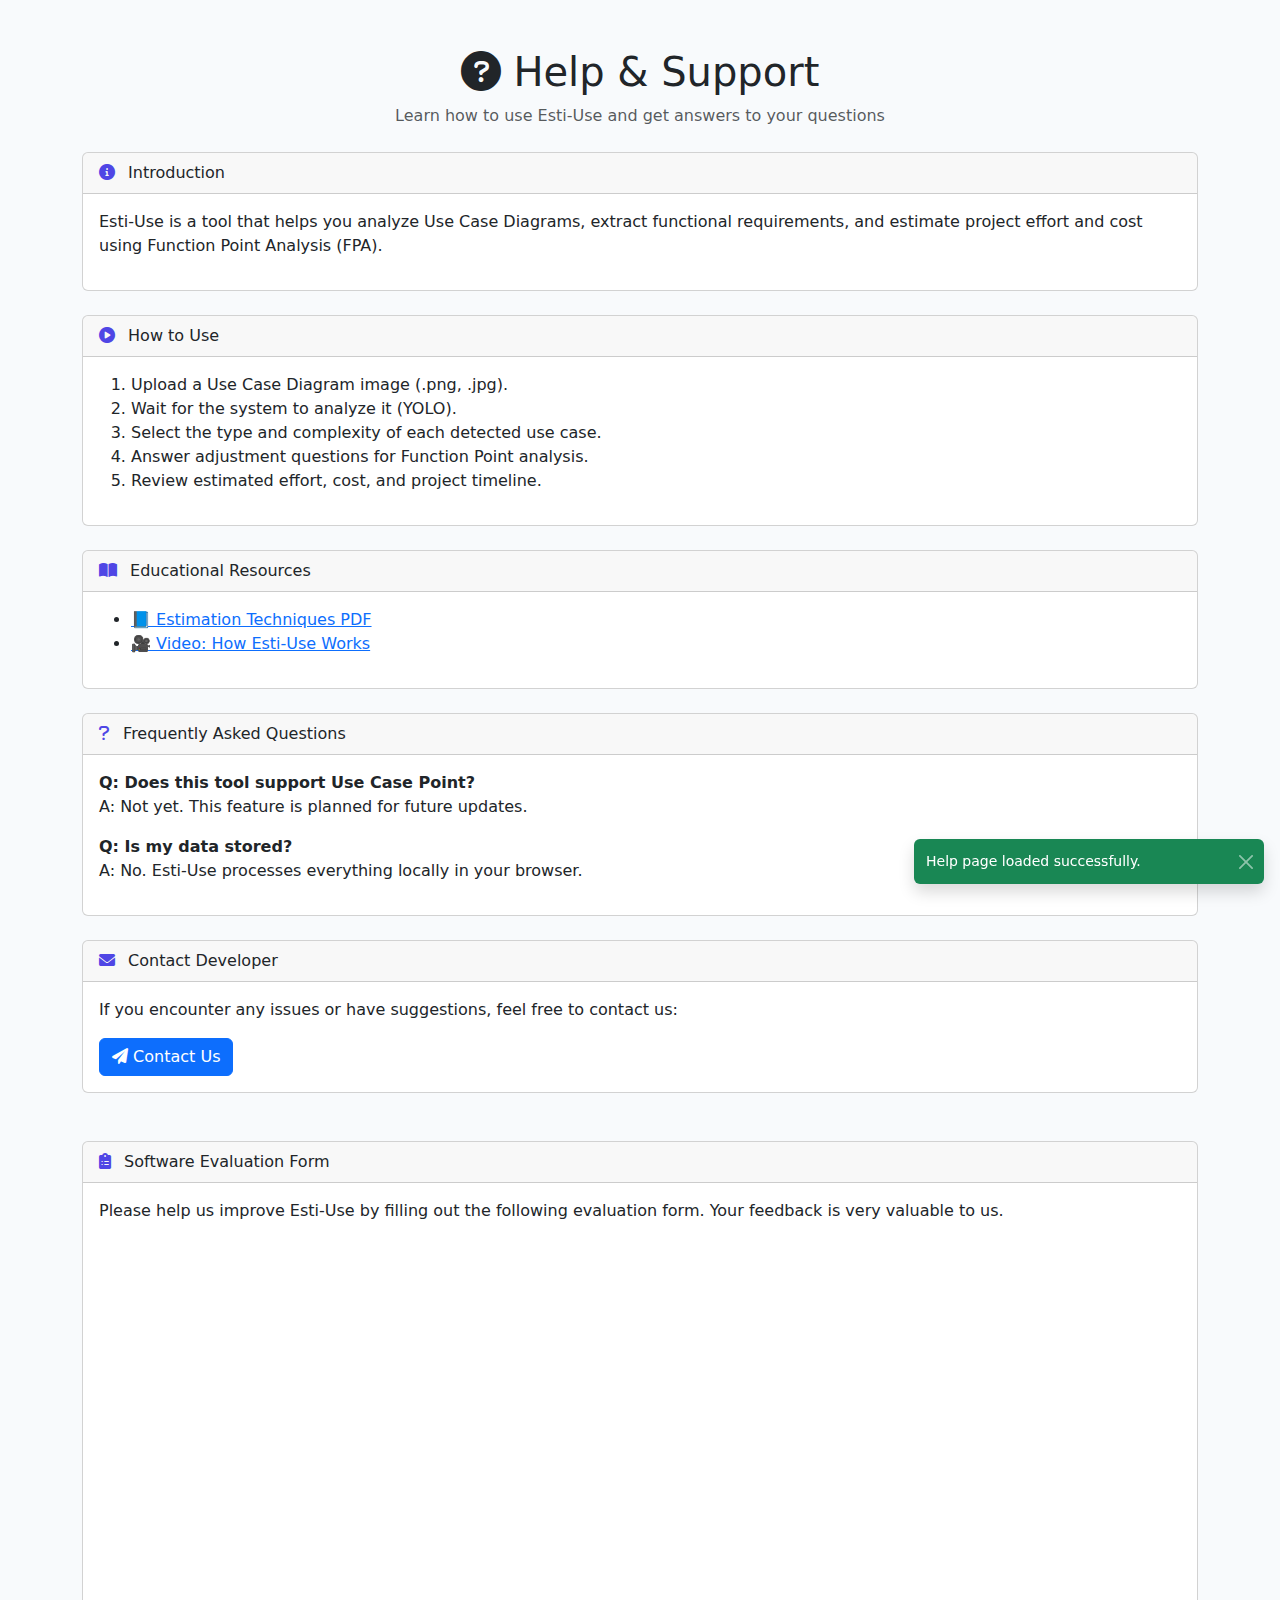
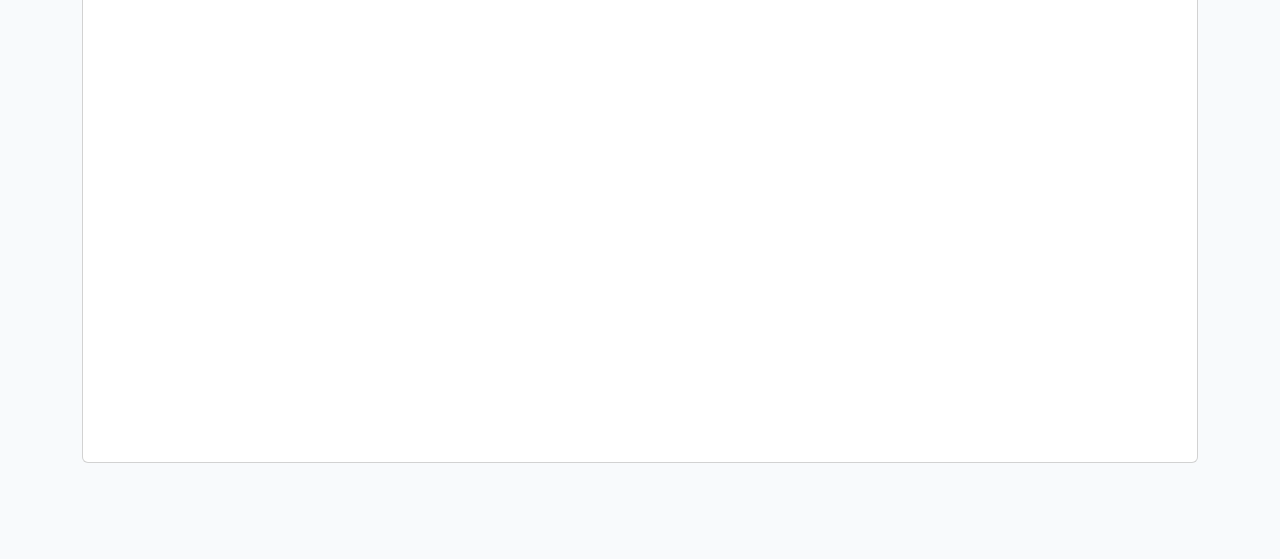
<file: app/templates/help.html>
<!DOCTYPE html>
<html lang="en">
<head>
  <meta charset="UTF-8" />
  <meta name="viewport" content="width=device-width, initial-scale=1" />
  <title>Help - Esti-Use</title>
  <link href="https://cdn.jsdelivr.net/npm/bootstrap@5.3.0/dist/css/bootstrap.min.css" rel="stylesheet" />
  <link href="https://cdnjs.cloudflare.com/ajax/libs/font-awesome/6.0.0-beta3/css/all.min.css" rel="stylesheet" />
  <style>
    body {
      background-color: #f8fafc;
    }
    .card-header i {
      margin-right: 0.5rem;
      color: #4f46e5;
    }
    iframe {
      width: 100%;
      min-height: 800px;
      border: none;
    }
  </style>
</head>
<body>
  <div class="container py-5">
    <div class="mb-4 text-center">
      <h1><i class="fas fa-question-circle"></i> Help & Support</h1>
      <p class="text-muted">Learn how to use Esti-Use and get answers to your questions</p>
    </div>

    <!-- Introduction -->
    <div class="card mb-4">
      <div class="card-header">
        <i class="fas fa-info-circle"></i> Introduction
      </div>
      <div class="card-body">
        <p>Esti-Use is a tool that helps you analyze Use Case Diagrams, extract functional requirements, and estimate project effort and cost using Function Point Analysis (FPA).</p>
      </div>
    </div>

    <!-- How to Use -->
    <div class="card mb-4">
      <div class="card-header">
        <i class="fas fa-play-circle"></i> How to Use
      </div>
      <div class="card-body">
        <ol>
          <li>Upload a Use Case Diagram image (.png, .jpg).</li>
          <li>Wait for the system to analyze it (YOLO).</li>
          <li>Select the type and complexity of each detected use case.</li>
          <li>Answer adjustment questions for Function Point analysis.</li>
          <li>Review estimated effort, cost, and project timeline.</li>
        </ol>
      </div>
    </div>

    <!-- Educational Links -->
    <div class="card mb-4">
      <div class="card-header">
        <i class="fas fa-book-open"></i> Educational Resources
      </div>
      <div class="card-body">
        <ul>
          <li><a href="#" target="_blank">📘 Estimation Techniques PDF</a></li>
          <li><a href="#" target="_blank">🎥 Video: How Esti-Use Works</a></li>
        </ul>
      </div>
    </div>

    <!-- FAQ -->
    <div class="card mb-4">
      <div class="card-header">
        <i class="fas fa-question"></i> Frequently Asked Questions
      </div>
      <div class="card-body">
        <strong>Q: Does this tool support Use Case Point?</strong>
        <p>A: Not yet. This feature is planned for future updates.</p>
        <strong>Q: Is my data stored?</strong>
        <p>A: No. Esti-Use processes everything locally in your browser.</p>
      </div>
    </div>

    <!-- Contact Developer -->
    <div class="card mb-5">
      <div class="card-header">
        <i class="fas fa-envelope"></i> Contact Developer
      </div>
      <div class="card-body">
        <p>If you encounter any issues or have suggestions, feel free to contact us:</p>
        <a href="mailto:developer@example.com" class="btn btn-primary">
          <i class="fas fa-paper-plane"></i> Contact Us
        </a>
      </div>
    </div>

    <!-- Software Evaluation Form -->
    <div class="card mb-5">
      <div class="card-header">
        <i class="fas fa-clipboard-list"></i> Software Evaluation Form
      </div>
      <div class="card-body">
        <p>Please help us improve Esti-Use by filling out the following evaluation form. Your feedback is very valuable to us.</p>
        <iframe src="https://docs.google.com/forms/d/e/1FAIpQLSdvzxODdMRq5dfHMPCDpYVmzgiuUxfSZuWQ6Q9OtPNdhgytJA/viewform?embedded=true" width="100%" height="800" frameborder="0" marginheight="0" marginwidth="0">جارٍ التحميل…</iframe>
      </div>
    </div>

    <!-- Toast Container -->
    <div class="position-fixed bottom-0 end-0 p-3" style="z-index: 9999">
      <div id="toastSuccess" class="toast align-items-center text-bg-success border-0" role="alert" aria-live="assertive" aria-atomic="true">
        <div class="d-flex">
          <div class="toast-body">
            Help page loaded successfully.
          </div>
          <button type="button" class="btn-close btn-close-white me-2 m-auto" data-bs-dismiss="toast" aria-label="Close"></button>
        </div>
      </div>
    </div>
  </div>

  <script src="https://cdn.jsdelivr.net/npm/bootstrap@5.3.0/dist/js/bootstrap.bundle.min.js"></script>
  <script>
    const toast = new bootstrap.Toast(document.getElementById('toastSuccess'));
    window.addEventListener('DOMContentLoaded', () => toast.show());
  </script>
</body>
</html>
</file>
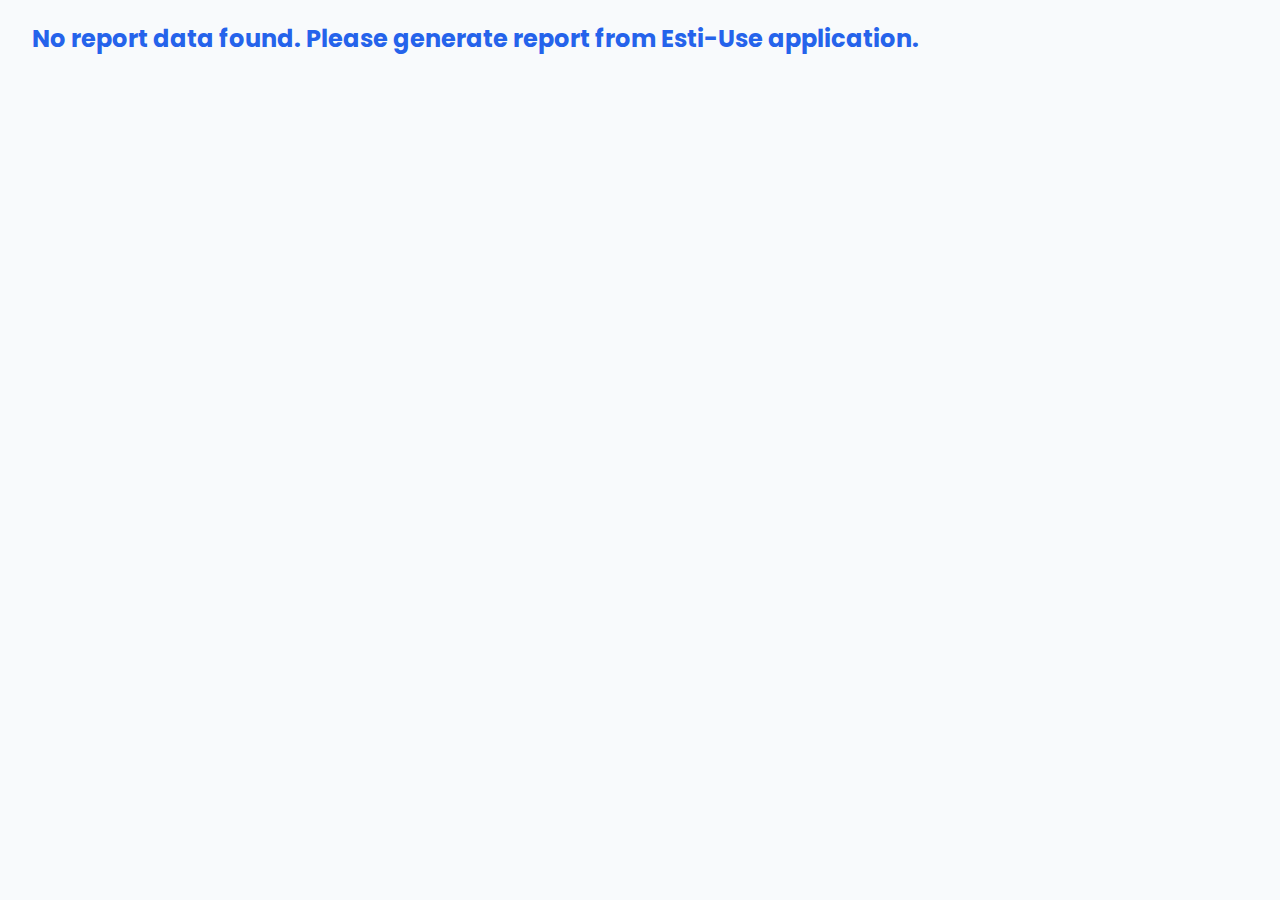
<file: app/templates/report.html>
<!DOCTYPE html>
<html lang="en" dir="ltr">
<head>
  <meta charset="UTF-8" />
  <meta name="viewport" content="width=device-width, initial-scale=1" />
  <title>Esti-Use | Project Estimation Report</title>
  
  <!-- Google Fonts -->
  <link href="https://fonts.googleapis.com/css2?family=Poppins:wght@400;600&display=swap" rel="stylesheet" />
  
  <style>
    /* Reset */
    *, *::before, *::after {
      box-sizing: border-box;
    }
    body {
      font-family: 'Poppins', sans-serif;
      margin: 1rem 2rem;
      background-color: #f8fafc;
      color: #1e293b;
      line-height: 1.6;
    }
    h1, h2 {
      color: #2563eb;
      margin-bottom: 0.5rem;
    }
    h1 {
      font-weight: 600;
      font-size: 2rem;
      border-bottom: 3px solid #2563eb;
      padding-bottom: 0.25rem;
      margin-bottom: 1.5rem;
    }
    .section {
      background: #fff;
      border-radius: 10px;
      box-shadow: 0 4px 15px rgba(0,0,0,0.1);
      padding: 1.5rem 2rem;
      margin-bottom: 2rem;
    }
    table {
      width: 100%;
      border-collapse: collapse;
      margin-top: 1rem;
    }
    th, td {
      padding: 0.75rem 1rem;
      text-align: left;
      border-bottom: 1px solid #e2e8f0;
    }
    th {
      background-color: #2563eb;
      color: white;
      font-weight: 600;
    }
    tr:hover {
      background-color: #f1f5f9;
    }
    img.chart {
      width: 100%;
      max-width: 700px;
      margin-top: 1rem;
      border-radius: 8px;
      border: 1px solid #cbd5e1;
      box-shadow: 0 4px 12px rgba(0,0,0,0.05);
    }
    .print-btn {
      display: inline-block;
      background-color: #2563eb;
      color: white;
      border: none;
      padding: 0.5rem 1.25rem;
      font-size: 1rem;
      border-radius: 6px;
      cursor: pointer;
      margin-bottom: 1.5rem;
      transition: background-color 0.3s ease;
      user-select: none;
    }
    .print-btn:hover {
      background-color: #1e40af;
    }
    @media print {
      body {
        margin: 0.5cm;
        background: white;
        color: black;
      }
      .print-btn {
        display: none;
      }
      .section {
        box-shadow: none;
        border: none;
        page-break-inside: avoid;
      }
    }
  </style>
</head>
<body>
  <button class="print-btn" onclick="window.print()">🖨️ Print Report</button>

  <h1>Project Estimation Report</h1>

  <section class="section" id="summarySection">
    <h2>Summary Metrics</h2>
    <table aria-label="Summary of project estimation values">
      <thead>
        <tr><th>Metric</th><th>Value</th></tr>
      </thead>
      <tbody id="summaryTableBody">
        <!-- Dynamic Content via JS -->
      </tbody>
    </table>
  </section>

  <section class="section" aria-label="Effort Chart">
    <h2>Effort Chart</h2>
    <img id="effortChartImg" class="chart" alt="Effort Chart" />
  </section>

  <section class="section" aria-label="Budget Chart">
    <h2>Budget Chart</h2>
    <img id="budgetChartImg" class="chart" alt="Budget Chart" />
  </section>

  <section class="section" aria-label="Project Timeline Chart">
    <h2>Project Timeline Chart</h2>
    <img id="timelineChartImg" class="chart" alt="Project Timeline Chart" />
  </section>

  <script>
    // قراءة بيانات التقرير من localStorage
    const data = JSON.parse(localStorage.getItem('estiUseReportData') || '{}');

    if (!data.ufp) {
      document.body.innerHTML = '<h2>No report data found. Please generate report from Esti-Use application.</h2>';
    } else {
      const summaryRows = [
        ['Unadjusted Function Points (UFP)', data.ufp],
        ['Adjusted Function Points (AFP)', data.afp],
        ['Estimated Effort (Hours)', data.effortHours],
        ['Team Size', data.teamSize],
        ['Budget Range', `${data.budgetMin} - ${data.budgetMax}`],
        ['Project Timeline', data.timeline],
      ];

      const tbody = document.getElementById('summaryTableBody');
      summaryRows.forEach(([metric, value]) => {
        const tr = document.createElement('tr');
        tr.innerHTML = `<td>${metric}</td><td>${value}</td>`;
        tbody.appendChild(tr);
      });

      document.getElementById('effortChartImg').src = data.effortChartImg;
      document.getElementById('budgetChartImg').src = data.budgetChartImg;
      document.getElementById('timelineChartImg').src = data.timelineChartImg;
    }
  </script>
</body>
</html>
</file>
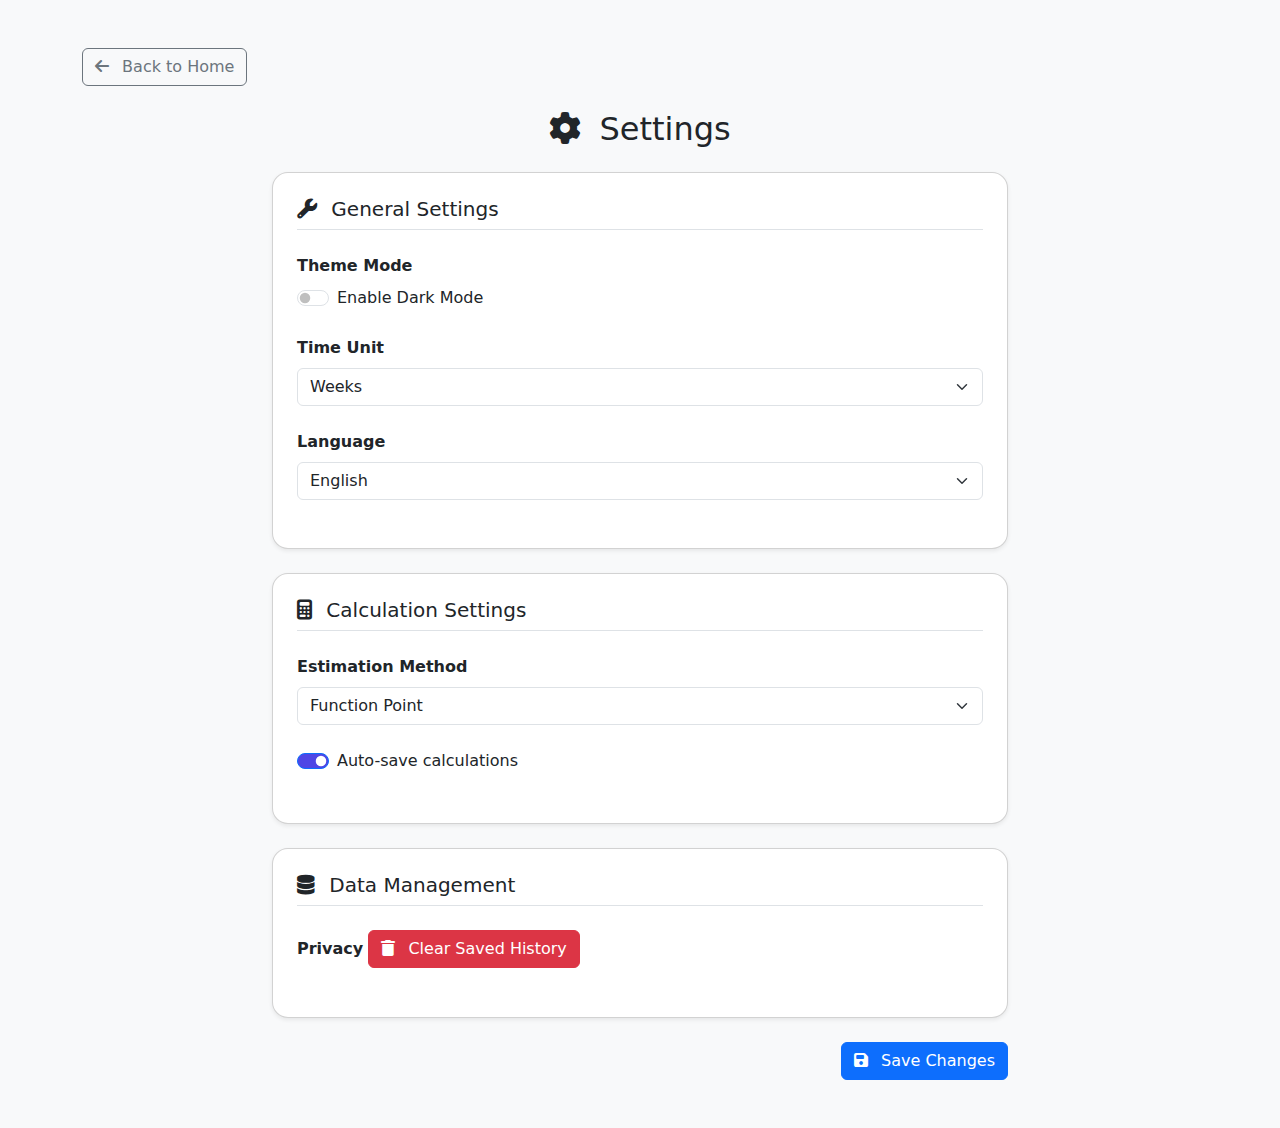
<file: app/templates/settings.html>
<!DOCTYPE html>
<html lang="en">
<head>
  <meta charset="UTF-8">
  <meta name="viewport" content="width=device-width, initial-scale=1.0">
  <title>Settings | Esti-Use</title>
  <!-- Bootstrap CSS -->
  <link href="https://cdn.jsdelivr.net/npm/bootstrap@5.3.2/dist/css/bootstrap.min.css" rel="stylesheet">
  <!-- Font Awesome -->
  <link rel="stylesheet" href="https://cdnjs.cloudflare.com/ajax/libs/font-awesome/6.5.0/css/all.min.css">
  <style>
    :root {
      --primary-color: #4f46e5;
      --danger-color: #dc3545;
    }
    
    body {
      background-color: #f8f9fa;
      transition: background-color 0.3s, color 0.3s;
    }
    
    .card {
      border-radius: 1rem;
      transition: transform 0.2s, box-shadow 0.2s;
    }
    
    .card:hover {
      transform: translateY(-2px);
      box-shadow: 0 0.5rem 1rem rgba(0, 0, 0, 0.15) !important;
    }
    
    .form-switch .form-check-input:checked {
      background-color: var(--primary-color);
    }
    
    .toast-container {
      position: fixed;
      top: 1rem;
      right: 1rem;
      z-index: 9999;
    }
    
    /* Dark Mode Styles */
    body.dark-mode {
      background-color: #121212;
      color: #f8f9fa;
    }
    
    body.dark-mode .card {
      background-color: #1e1e1e;
      color: #f8f9fa;
    }
    
    body.dark-mode select,
    body.dark-mode .form-control {
      background-color: #333;
      color: #fff;
      border-color: #555;
    }
    
    body.dark-mode .btn-outline-secondary {
      color: #f8f9fa;
      border-color: #f8f9fa;
    }
    
    body.dark-mode .btn-outline-secondary:hover {
      background-color: #333;
    }
    
    .settings-section {
      margin-bottom: 2rem;
    }
    
    .settings-section-title {
      border-bottom: 1px solid #dee2e6;
      padding-bottom: 0.5rem;
      margin-bottom: 1.5rem;
    }
    
    body.dark-mode .settings-section-title {
      border-bottom-color: #444;
    }

    /* RTL Support */
    body[dir="rtl"] {
      text-align: right;
    }
    
    body[dir="rtl"] .form-check .form-check-input {
      float: right;
      margin-left: 0.5em;
      margin-right: -1.5em;
    }
    
    body[dir="rtl"] .toast-container {
      right: auto;
      left: 1rem;
    }
    
    body[dir="rtl"] .ms-2 {
      margin-right: 0.5rem !important;
      margin-left: 0 !important;
    }
  </style>
</head>
<body>

<div class="container py-5">
  <!-- Back Button -->
  <a href="{{ url_for('main.home') }}" class="btn btn-outline-secondary mb-4" id="backButton">
    <i class="fas fa-arrow-left me-2"></i>
    <span data-translate="back">Back to Home</span>
  </a>

  <h2 class="mb-4 text-center" id="pageTitle">
    <i class="fas fa-cog me-2"></i>
    <span data-translate="settings">Settings</span>
  </h2>
  
  <div class="row justify-content-center">
    <div class="col-md-8">
      <!-- General Settings -->
      <div class="card shadow-sm p-4 mb-4">
        <h5 class="settings-section-title">
          <i class="fas fa-wrench me-2"></i>
          <span data-translate="general_settings">General Settings</span>
        </h5>
        
        <!-- Dark Mode Toggle -->
        <div class="mb-4">
          <label class="form-label fw-bold" data-translate="theme_mode">Theme Mode</label>
          <div class="form-check form-switch">
            <input class="form-check-input" type="checkbox" id="darkModeToggle">
            <label class="form-check-label" for="darkModeToggle" data-translate="enable_dark">Enable Dark Mode</label>
          </div>
        </div>

        <!-- Time Unit -->
        <div class="mb-4">
          <label class="form-label fw-bold" data-translate="time_unit">Time Unit</label>
          <select class="form-select" id="timeUnit">
            <option value="weeks" data-translate="weeks">Weeks</option>
            <option value="months" data-translate="months">Months</option>
          </select>
        </div>

        <!-- Language -->
        <div class="mb-4">
          <label class="form-label fw-bold" data-translate="language">Language</label>
          <select class="form-select" id="languageSelect">
            <option value="en" data-translate="english">English</option>
            <option value="ar" data-translate="arabic">Arabic</option>
          </select>
        </div>
      </div>

      <!-- Calculation Settings -->
      <div class="card shadow-sm p-4 mb-4">
        <h5 class="settings-section-title">
          <i class="fas fa-calculator me-2"></i>
          <span data-translate="calculation_settings">Calculation Settings</span>
        </h5>
        
        <!-- Estimation Method -->
        <div class="mb-4">
          <label class="form-label fw-bold" data-translate="estimation_method">Estimation Method</label>
          <select class="form-select" id="estimationMethod">
            <option value="fp" data-translate="function_point">Function Point</option>
            <option value="ucp" disabled data-translate="use_case_point">Use Case Point (Coming Soon)</option>
          </select>
        </div>

        <!-- Auto Save -->
        <div class="mb-4">
          <div class="form-check form-switch">
            <input class="form-check-input" type="checkbox" id="autoSaveToggle" checked>
            <label class="form-check-label" for="autoSaveToggle" data-translate="auto_save">Auto-save calculations</label>
          </div>
        </div>
      </div>

      <!-- Data Management -->
      <div class="card shadow-sm p-4 mb-4">
        <h5 class="settings-section-title">
          <i class="fas fa-database me-2"></i>
          <span data-translate="data_management">Data Management</span>
        </h5>
        
        <!-- Clear Data -->
        <div class="mb-4">
          <label class="form-label fw-bold" data-translate="privacy">Privacy</label>
          <button class="btn btn-danger" id="clearHistoryBtn">
            <i class="fas fa-trash me-2"></i>
            <span data-translate="clear_history">Clear Saved History</span>
          </button>
        </div>
      </div>

      <!-- Save Button -->
      <div class="text-end">
        <button class="btn btn-primary" id="saveSettingsBtn">
          <i class="fas fa-save me-2"></i>
          <span data-translate="save_changes">Save Changes</span>
        </button>
      </div>
    </div>
  </div>
</div>

<!-- Toast Notification -->
<div class="toast-container">
  <div class="toast align-items-center text-bg-success border-0" id="settingsToast" role="alert" aria-live="assertive" aria-atomic="true">
    <div class="d-flex">
      <div class="toast-body" id="toastMessage">
        <span data-translate="settings_saved">Settings saved successfully!</span>
      </div>
      <button type="button" class="btn-close btn-close-white me-2 m-auto" data-bs-dismiss="toast" aria-label="Close"></button>
    </div>
  </div>
</div>

<!-- Bootstrap JS -->
<script src="https://cdn.jsdelivr.net/npm/bootstrap@5.3.2/dist/js/bootstrap.bundle.min.js"></script>
<script>
// Translation Dictionary
const translations = {
  en: {
    back: "Back to Home",
    settings: "Settings",
    general_settings: "General Settings",
    theme_mode: "Theme Mode",
    enable_dark: "Enable Dark Mode",
    time_unit: "Time Unit",
    weeks: "Weeks",
    months: "Months",
    language: "Language",
    english: "English",
    arabic: "Arabic",
    calculation_settings: "Calculation Settings",
    estimation_method: "Estimation Method",
    function_point: "Function Point",
    use_case_point: "Use Case Point (Coming Soon)",
    auto_save: "Auto-save calculations",
    data_management: "Data Management",
    privacy: "Privacy",
    clear_history: "Clear Saved History",
    save_changes: "Save Changes",
    settings_saved: "Settings saved successfully!",
    confirm_clear: "Are you sure you want to clear all history? This cannot be undone.",
    history_cleared: "History cleared successfully!"
  },
  ar: {
    back: "العودة للرئيسية",
    settings: "الإعدادات",
    general_settings: "الإعدادات العامة",
    theme_mode: "وضع السمة",
    enable_dark: "تفعيل الوضع الداكن",
    time_unit: "وحدة الوقت",
    weeks: "أسابيع",
    months: "أشهر",
    language: "اللغة",
    english: "الإنجليزية",
    arabic: "العربية",
    calculation_settings: "إعدادات الحساب",
    estimation_method: "طريقة التقدير",
    function_point: "نقطة الوظيفة",
    use_case_point: "نقطة حالة الاستخدام (قريباً)",
    auto_save: "حفظ الحسابات تلقائياً",
    data_management: "إدارة البيانات",
    privacy: "الخصوصية",
    clear_history: "مسح السجل المحفوظ",
    save_changes: "حفظ التغييرات",
    settings_saved: "تم حفظ الإعدادات بنجاح!",
    confirm_clear: "هل أنت متأكد أنك تريد مسح كل السجل؟ لا يمكن التراجع عن هذا الإجراء.",
    history_cleared: "تم مسح السجل بنجاح!"
  }
};

// DOM Elements
const darkModeToggle = document.getElementById('darkModeToggle');
const timeUnitSelect = document.getElementById('timeUnit');
const languageSelect = document.getElementById('languageSelect');
const estimationMethodSelect = document.getElementById('estimationMethod');
const autoSaveToggle = document.getElementById('autoSaveToggle');
const saveSettingsBtn = document.getElementById('saveSettingsBtn');
const clearHistoryBtn = document.getElementById('clearHistoryBtn');

// Initialize settings and language
function initSettings() {
  const settings = JSON.parse(localStorage.getItem('settings')) || {};
  const darkModeMediaQuery = window.matchMedia('(prefers-color-scheme: dark)');

  // Set default values if not exists
  if (settings.theme === undefined) {
    settings.theme = darkModeMediaQuery.matches;
  }
  if (!settings.timeUnit) settings.timeUnit = 'weeks';
  if (!settings.method) settings.method = 'fp';
  if (!settings.language) settings.language = 'en';
  if (settings.autoSave === undefined) settings.autoSave = true;

  // Apply settings to UI
  darkModeToggle.checked = settings.theme;
  timeUnitSelect.value = settings.timeUnit;
  estimationMethodSelect.value = settings.method;
  languageSelect.value = settings.language;
  autoSaveToggle.checked = settings.autoSave;
  
  // Apply theme and language immediately
  document.body.classList.toggle('dark-mode', settings.theme);
  setLanguage(settings.language);

  // Listen for system theme changes
  darkModeMediaQuery.addEventListener('change', (e) => {
    if (localStorage.getItem('settings') === null) {
      document.body.classList.toggle('dark-mode', e.matches);
      darkModeToggle.checked = e.matches;
    }
  });
}

// Set language and RTL direction
function setLanguage(lang) {
  // Update all translatable elements
  document.querySelectorAll('[data-translate]').forEach(el => {
    const key = el.getAttribute('data-translate');
    el.textContent = translations[lang][key] || translations['en'][key];
  });

  // Set document direction
  document.body.dir = lang === 'ar' ? 'rtl' : 'ltr';
  
  // Update language dropdown
  languageSelect.value = lang;
}

// Save settings to localStorage
async function saveSettings() {
  try {
    const settings = {
      theme: darkModeToggle.checked,
      timeUnit: timeUnitSelect.value,
      method: estimationMethodSelect.value,
      language: languageSelect.value,
      autoSave: autoSaveToggle.checked
    };

    localStorage.setItem('settings', JSON.stringify(settings));
    document.body.classList.toggle('dark-mode', settings.theme);
    setLanguage(settings.language);
    
    showToast(translations[settings.language].settings_saved, 'success');
    
  } catch (error) {
    const lang = languageSelect.value || 'en';
    showToast('Failed to save settings', 'error');
    console.error('Error saving settings:', error);
  }
}

// Show toast notification
function showToast(message, type = 'success') {
  const toastEl = document.getElementById('settingsToast');
  const toastBody = toastEl.querySelector('.toast-body');
  toastBody.textContent = message;
  
  // Update toast style based on type
  toastEl.classList.remove('text-bg-success', 'text-bg-danger');
  toastEl.classList.add(type === 'success' ? 'text-bg-success' : 'text-bg-danger');
  
  // Show toast
  const toast = new bootstrap.Toast(toastEl);
  toast.show();
}

// Event Listeners
document.addEventListener('DOMContentLoaded', initSettings);

darkModeToggle.addEventListener('change', () => {
  document.body.classList.toggle('dark-mode', darkModeToggle.checked);
});

languageSelect.addEventListener('change', () => {
  setLanguage(languageSelect.value);
});

saveSettingsBtn.addEventListener('click', saveSettings);

clearHistoryBtn.addEventListener('click', () => {
  const lang = languageSelect.value || 'en';
  if (confirm(translations[lang].confirm_clear)) {
    localStorage.removeItem('estimationHistory');
    showToast(translations[lang].history_cleared, 'success');
  }
});
</script>

</body>
</html>
</file>
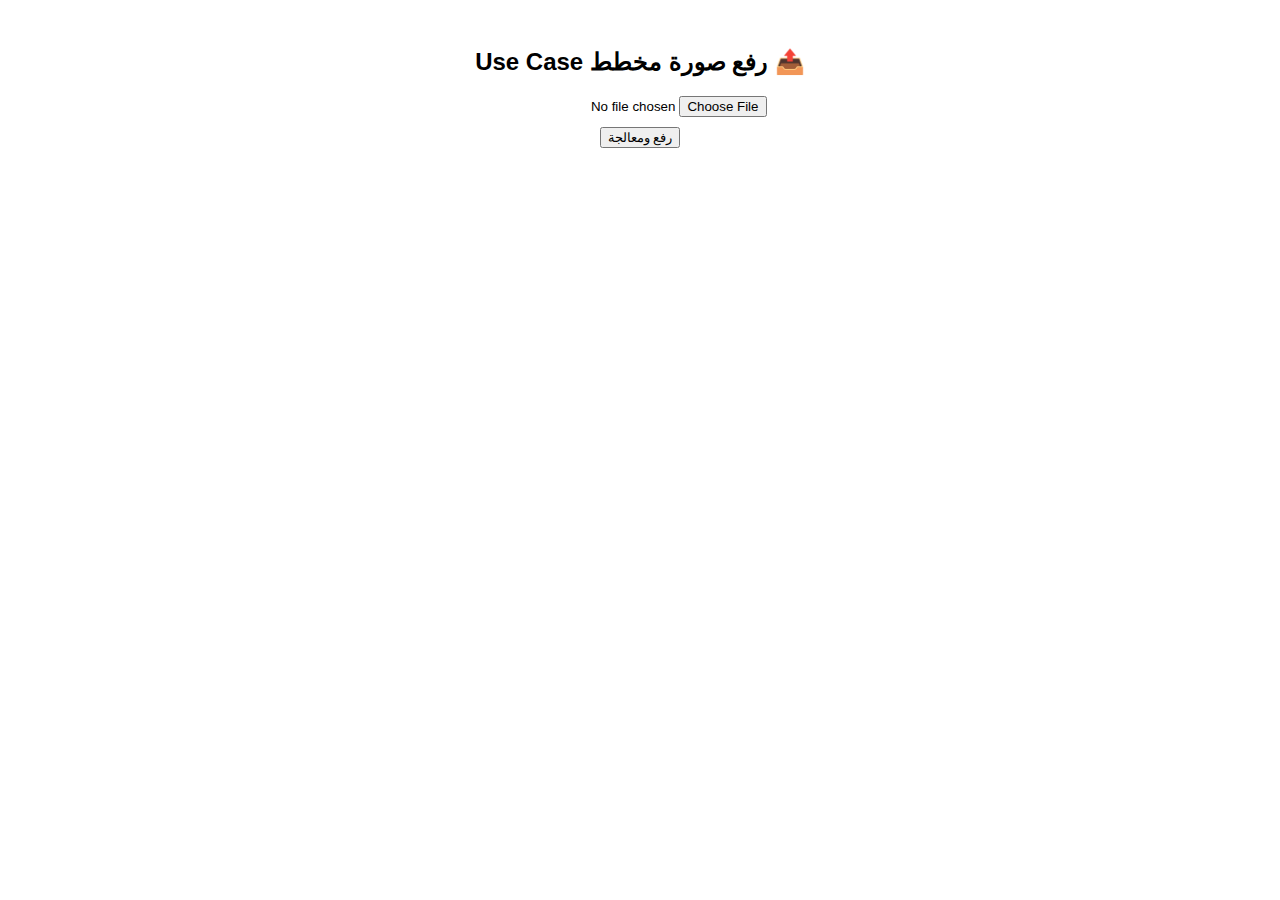
<file: app/templates/upload.html>
<!DOCTYPE html>
<html lang="ar" dir="rtl">
<head>
  <meta charset="UTF-8">
  <title>تحليل مخطط Use Case</title>
  <style>
    body { font-family: sans-serif; padding: 20px; text-align: center; }
    input[type="file"] { margin-bottom: 10px; }
    .result img { max-width: 500px; margin-top: 20px; }
  </style>
</head>
<body>

  <h2>📤 رفع صورة مخطط Use Case</h2>

  <form id="uploadForm" enctype="multipart/form-data">
    <input type="file" name="diagram" accept="image/*" required><br>
    <button type="submit">رفع ومعالجة</button>
  </form>

  <div class="result" id="result"></div>

  <script>
    const form = document.getElementById('uploadForm');
    const resultDiv = document.getElementById('result');

    form.addEventListener('submit', async (e) => {
      e.preventDefault();

      const formData = new FormData(form);
      const response = await fetch("/api/diagrams/upload", {
        method: "POST",
        body: formData
      });

      const data = await response.json();
      if (response.ok) {
        resultDiv.innerHTML = `
          ✅ عدد الممثلين: ${data.actors}<br>
          ✅ عدد حالات الاستخدام: ${data.use_cases}<br>
          ⏱️ المدة التقديرية: ${data.estimated_days} يوم<br><br>
          <img src="${data.result_image}" alt="نتيجة التحليل">
        `;
      } else {
        resultDiv.innerHTML = `<p style="color:red;">❌ ${data.error}</p>`;
      }
    });
  </script>

</body>
</html>
</file>
